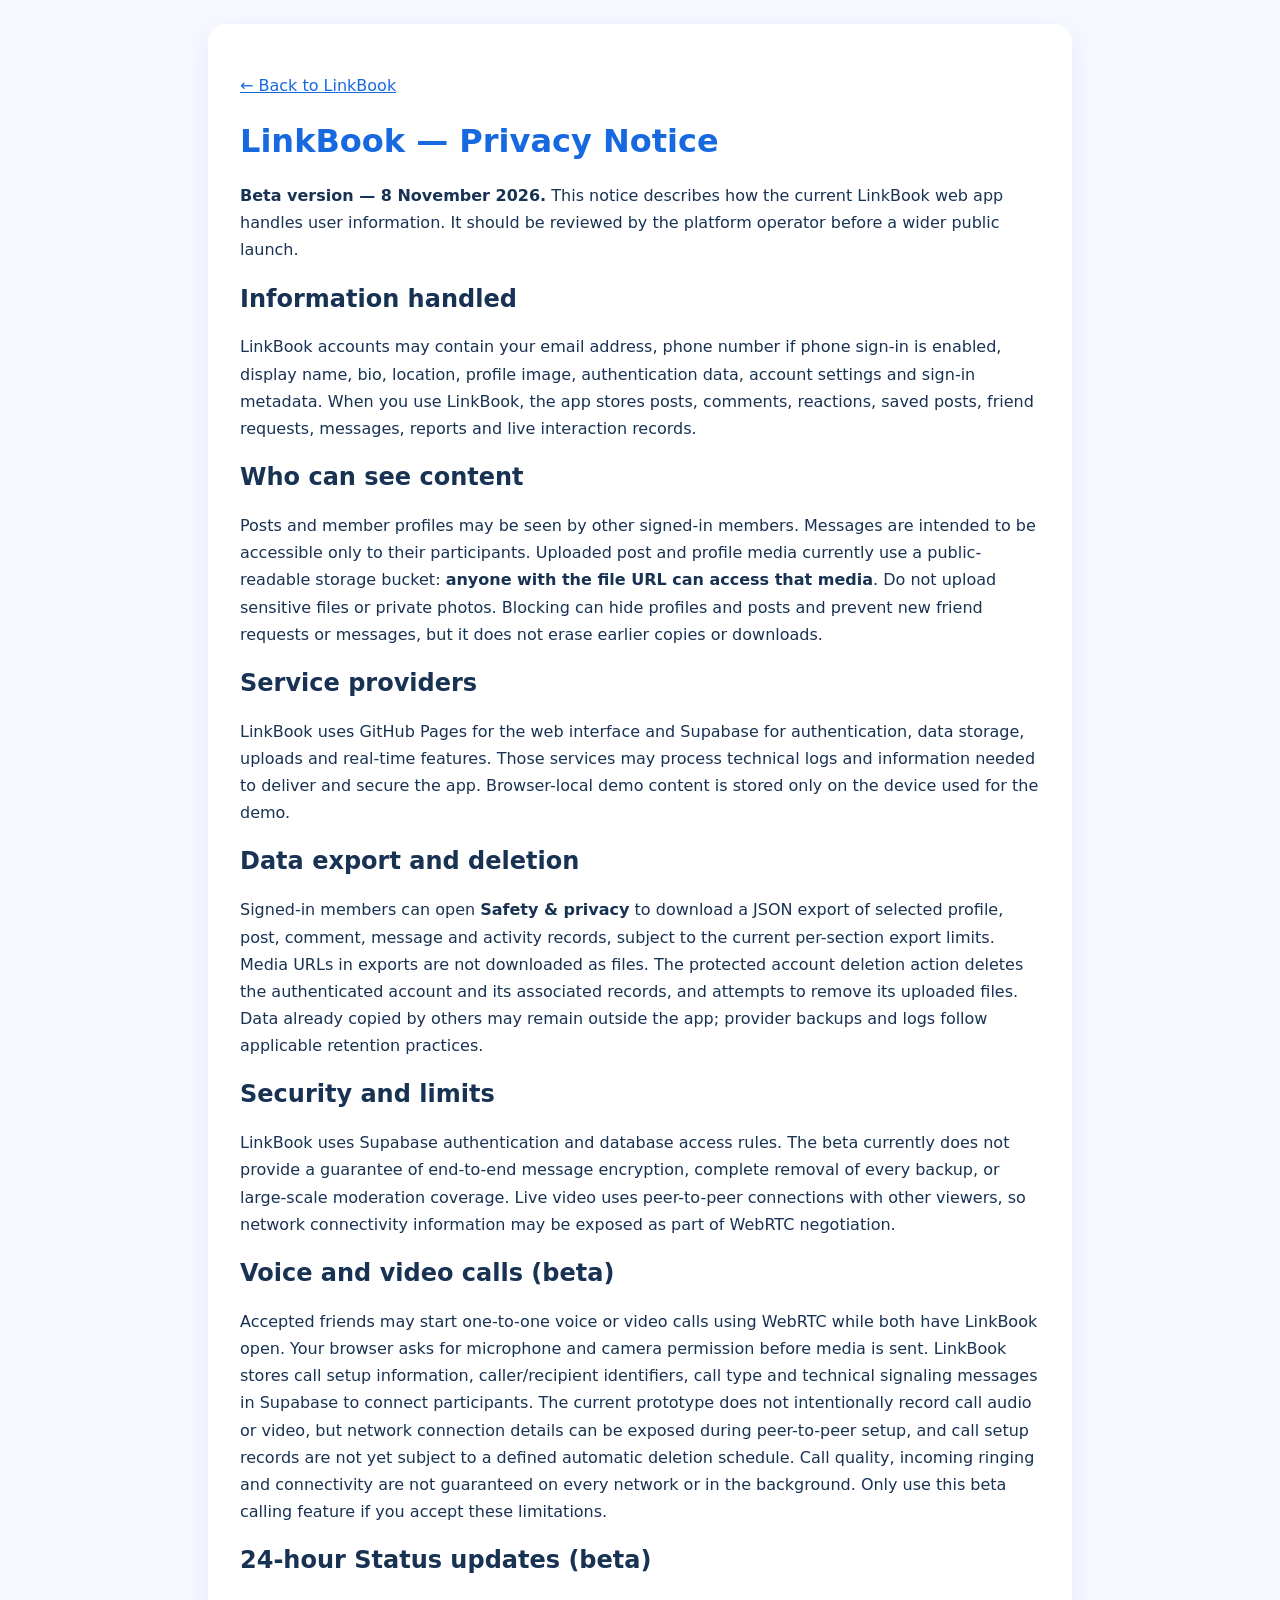
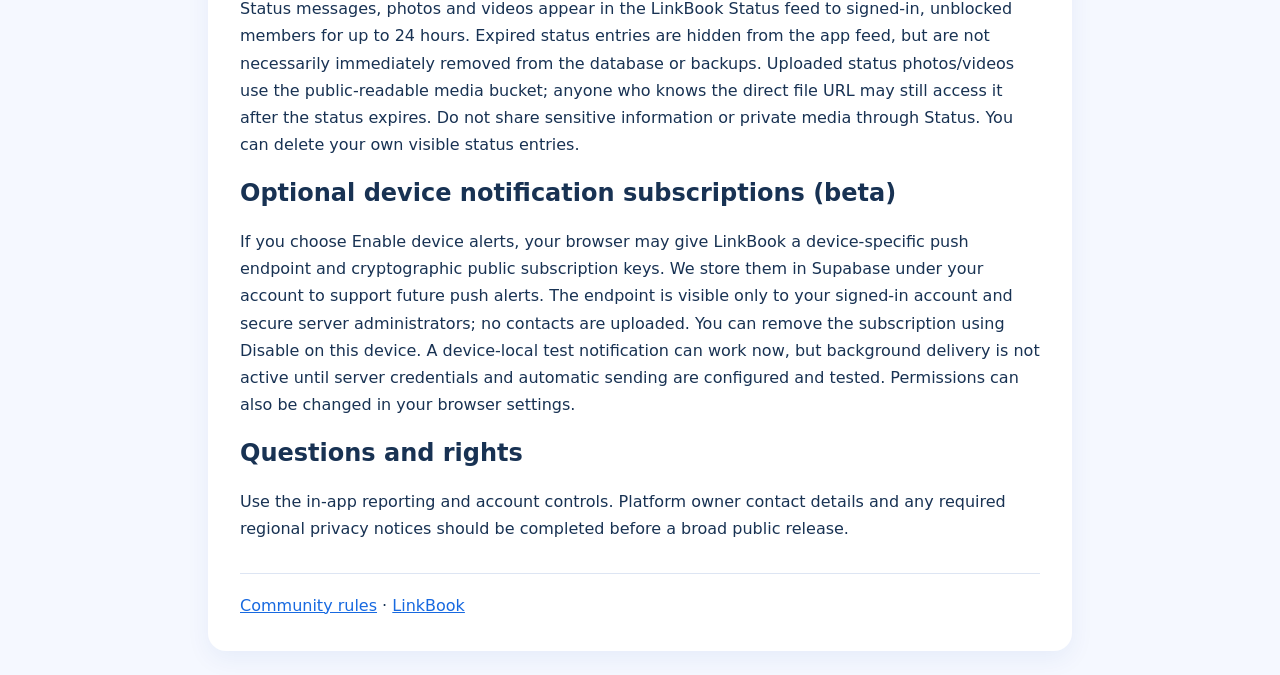
<file: privacy.html>
<!doctype html>
<html lang="en"><head><meta charset="utf-8"><meta name="viewport" content="width=device-width,initial-scale=1">
<meta name="theme-color" content="#1769e0"><title>LinkBook — Privacy Notice (Beta)</title>
<link rel="icon" type="image/svg+xml" href="icon.svg">
<style>body{font:16px/1.7 system-ui,-apple-system,sans-serif;color:#183253;background:#f5f8ff;margin:0}.wrap{max-width:800px;margin:24px auto;padding:32px;background:#fff;border-radius:18px;box-shadow:0 8px 25px #1746a010}h1,h2{line-height:1.25}h1{color:#1769e0}a{color:#1769e0}li{margin:7px 0}footer{border-top:1px solid #dde5f3;padding-top:18px;margin-top:30px}@media(max-width:700px){.wrap{margin:0;border-radius:0;padding:20px}}</style>
</head><body><main class="wrap"><p><a href="./">← Back to LinkBook</a></p>
<h1>LinkBook — Privacy Notice</h1><p><strong>Beta version — 8 November 2026.</strong> This notice describes how the current LinkBook web app handles user information. It should be reviewed by the platform operator before a wider public launch.</p>
<h2>Information handled</h2><p>LinkBook accounts may contain your email address, phone number if phone sign-in is enabled, display name, bio, location, profile image, authentication data, account settings and sign-in metadata. When you use LinkBook, the app stores posts, comments, reactions, saved posts, friend requests, messages, reports and live interaction records.</p>
<h2>Who can see content</h2><p>Posts and member profiles may be seen by other signed-in members. Messages are intended to be accessible only to their participants. Uploaded post and profile media currently use a public-readable storage bucket: <strong>anyone with the file URL can access that media</strong>. Do not upload sensitive files or private photos. Blocking can hide profiles and posts and prevent new friend requests or messages, but it does not erase earlier copies or downloads.</p>
<h2>Service providers</h2><p>LinkBook uses GitHub Pages for the web interface and Supabase for authentication, data storage, uploads and real-time features. Those services may process technical logs and information needed to deliver and secure the app. Browser-local demo content is stored only on the device used for the demo.</p>
<h2>Data export and deletion</h2><p>Signed-in members can open <strong>Safety &amp; privacy</strong> to download a JSON export of selected profile, post, comment, message and activity records, subject to the current per-section export limits. Media URLs in exports are not downloaded as files. The protected account deletion action deletes the authenticated account and its associated records, and attempts to remove its uploaded files. Data already copied by others may remain outside the app; provider backups and logs follow applicable retention practices.</p>
<h2>Security and limits</h2><p>LinkBook uses Supabase authentication and database access rules. The beta currently does not provide a guarantee of end-to-end message encryption, complete removal of every backup, or large-scale moderation coverage. Live video uses peer-to-peer connections with other viewers, so network connectivity information may be exposed as part of WebRTC negotiation.</p>
<h2>Voice and video calls (beta)</h2><p>Accepted friends may start one-to-one voice or video calls using WebRTC while both have LinkBook open. Your browser asks for microphone and camera permission before media is sent. LinkBook stores call setup information, caller/recipient identifiers, call type and technical signaling messages in Supabase to connect participants. The current prototype does not intentionally record call audio or video, but network connection details can be exposed during peer-to-peer setup, and call setup records are not yet subject to a defined automatic deletion schedule. Call quality, incoming ringing and connectivity are not guaranteed on every network or in the background. Only use this beta calling feature if you accept these limitations.</p>
<h2>24-hour Status updates (beta)</h2><p>Status messages, photos and videos appear in the LinkBook Status feed to signed-in, unblocked members for up to 24 hours. Expired status entries are hidden from the app feed, but are not necessarily immediately removed from the database or backups. Uploaded status photos/videos use the public-readable media bucket; anyone who knows the direct file URL may still access it after the status expires. Do not share sensitive information or private media through Status. You can delete your own visible status entries.</p>
<h2>Optional device notification subscriptions (beta)</h2><p>If you choose Enable device alerts, your browser may give LinkBook a device-specific push endpoint and cryptographic public subscription keys. We store them in Supabase under your account to support future push alerts. The endpoint is visible only to your signed-in account and secure server administrators; no contacts are uploaded. You can remove the subscription using Disable on this device. A device-local test notification can work now, but background delivery is not active until server credentials and automatic sending are configured and tested. Permissions can also be changed in your browser settings.</p>
<h2>Questions and rights</h2><p>Use the in-app reporting and account controls. Platform owner contact details and any required regional privacy notices should be completed before a broad public release.</p>
<footer><a href="terms.html">Community rules</a> · <a href="./">LinkBook</a></footer></main></body></html>
</file>
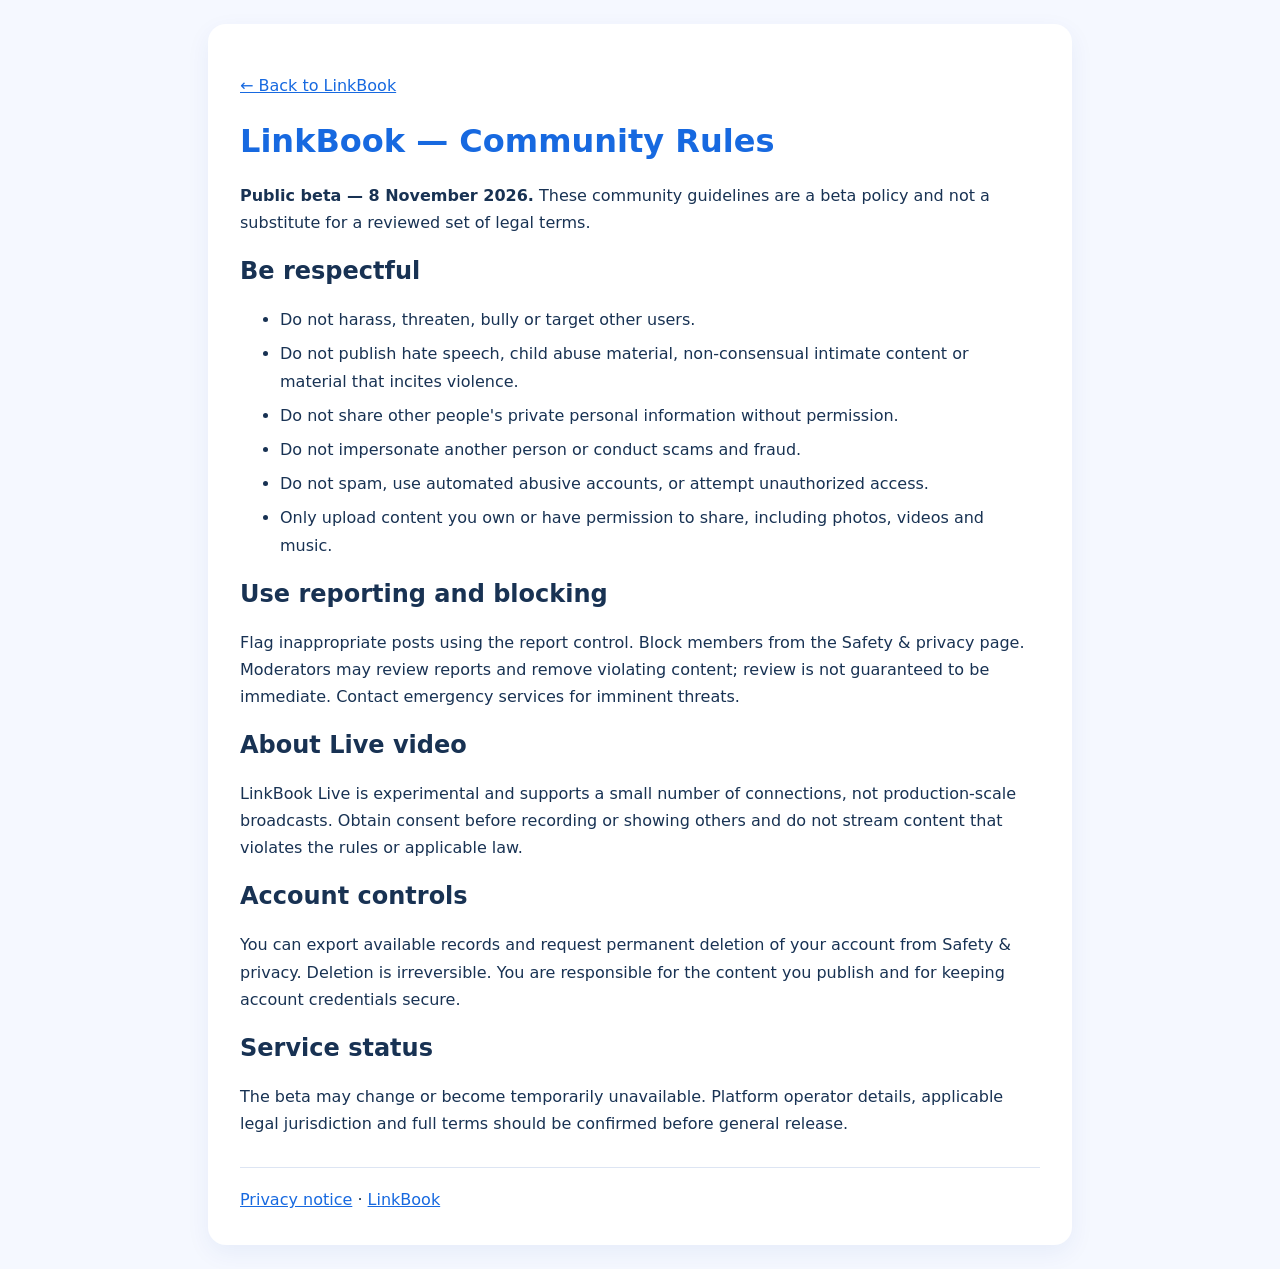
<file: terms.html>
<!doctype html>
<html lang="en"><head><meta charset="utf-8"><meta name="viewport" content="width=device-width,initial-scale=1"><meta name="theme-color" content="#1769e0"><title>LinkBook — Community Rules (Beta)</title>
<link rel="icon" type="image/svg+xml" href="icon.svg">
<style>body{font:16px/1.7 system-ui,-apple-system,sans-serif;color:#183253;background:#f5f8ff;margin:0}.wrap{max-width:800px;margin:24px auto;padding:32px;background:#fff;border-radius:18px;box-shadow:0 8px 25px #1746a010}h1,h2{line-height:1.25}h1{color:#1769e0}a{color:#1769e0}li{margin:7px 0}footer{border-top:1px solid #dde5f3;padding-top:18px;margin-top:30px}@media(max-width:700px){.wrap{margin:0;border-radius:0;padding:20px}}</style></head><body><main class="wrap">
<p><a href="./">← Back to LinkBook</a></p><h1>LinkBook — Community Rules</h1>
<p><strong>Public beta — 8 November 2026.</strong> These community guidelines are a beta policy and not a substitute for a reviewed set of legal terms.</p>
<h2>Be respectful</h2><ul><li>Do not harass, threaten, bully or target other users.</li><li>Do not publish hate speech, child abuse material, non-consensual intimate content or material that incites violence.</li><li>Do not share other people's private personal information without permission.</li><li>Do not impersonate another person or conduct scams and fraud.</li><li>Do not spam, use automated abusive accounts, or attempt unauthorized access.</li><li>Only upload content you own or have permission to share, including photos, videos and music.</li></ul>
<h2>Use reporting and blocking</h2><p>Flag inappropriate posts using the report control. Block members from the Safety &amp; privacy page. Moderators may review reports and remove violating content; review is not guaranteed to be immediate. Contact emergency services for imminent threats.</p>
<h2>About Live video</h2><p>LinkBook Live is experimental and supports a small number of connections, not production-scale broadcasts. Obtain consent before recording or showing others and do not stream content that violates the rules or applicable law.</p>
<h2>Account controls</h2><p>You can export available records and request permanent deletion of your account from Safety &amp; privacy. Deletion is irreversible. You are responsible for the content you publish and for keeping account credentials secure.</p>
<h2>Service status</h2><p>The beta may change or become temporarily unavailable. Platform operator details, applicable legal jurisdiction and full terms should be confirmed before general release.</p>
<footer><a href="privacy.html">Privacy notice</a> · <a href="./">LinkBook</a></footer></main></body></html>
</file>
